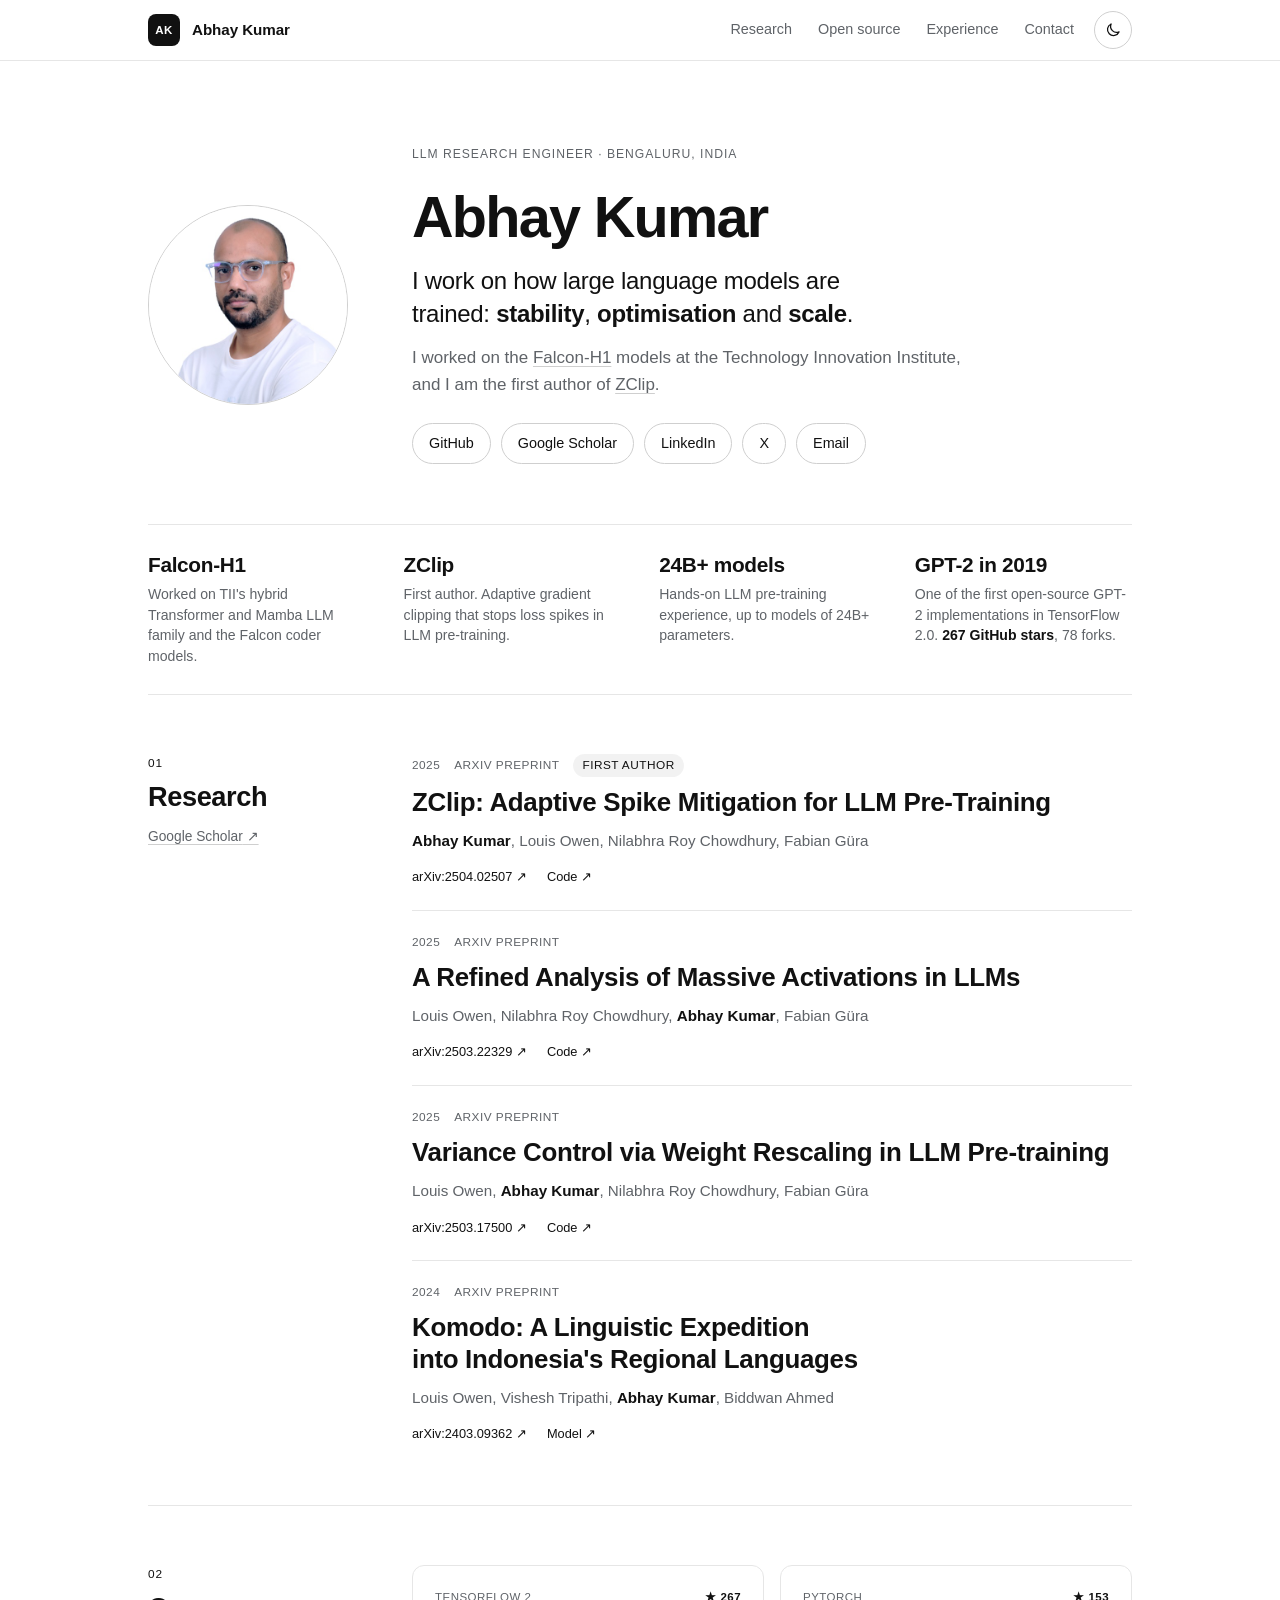
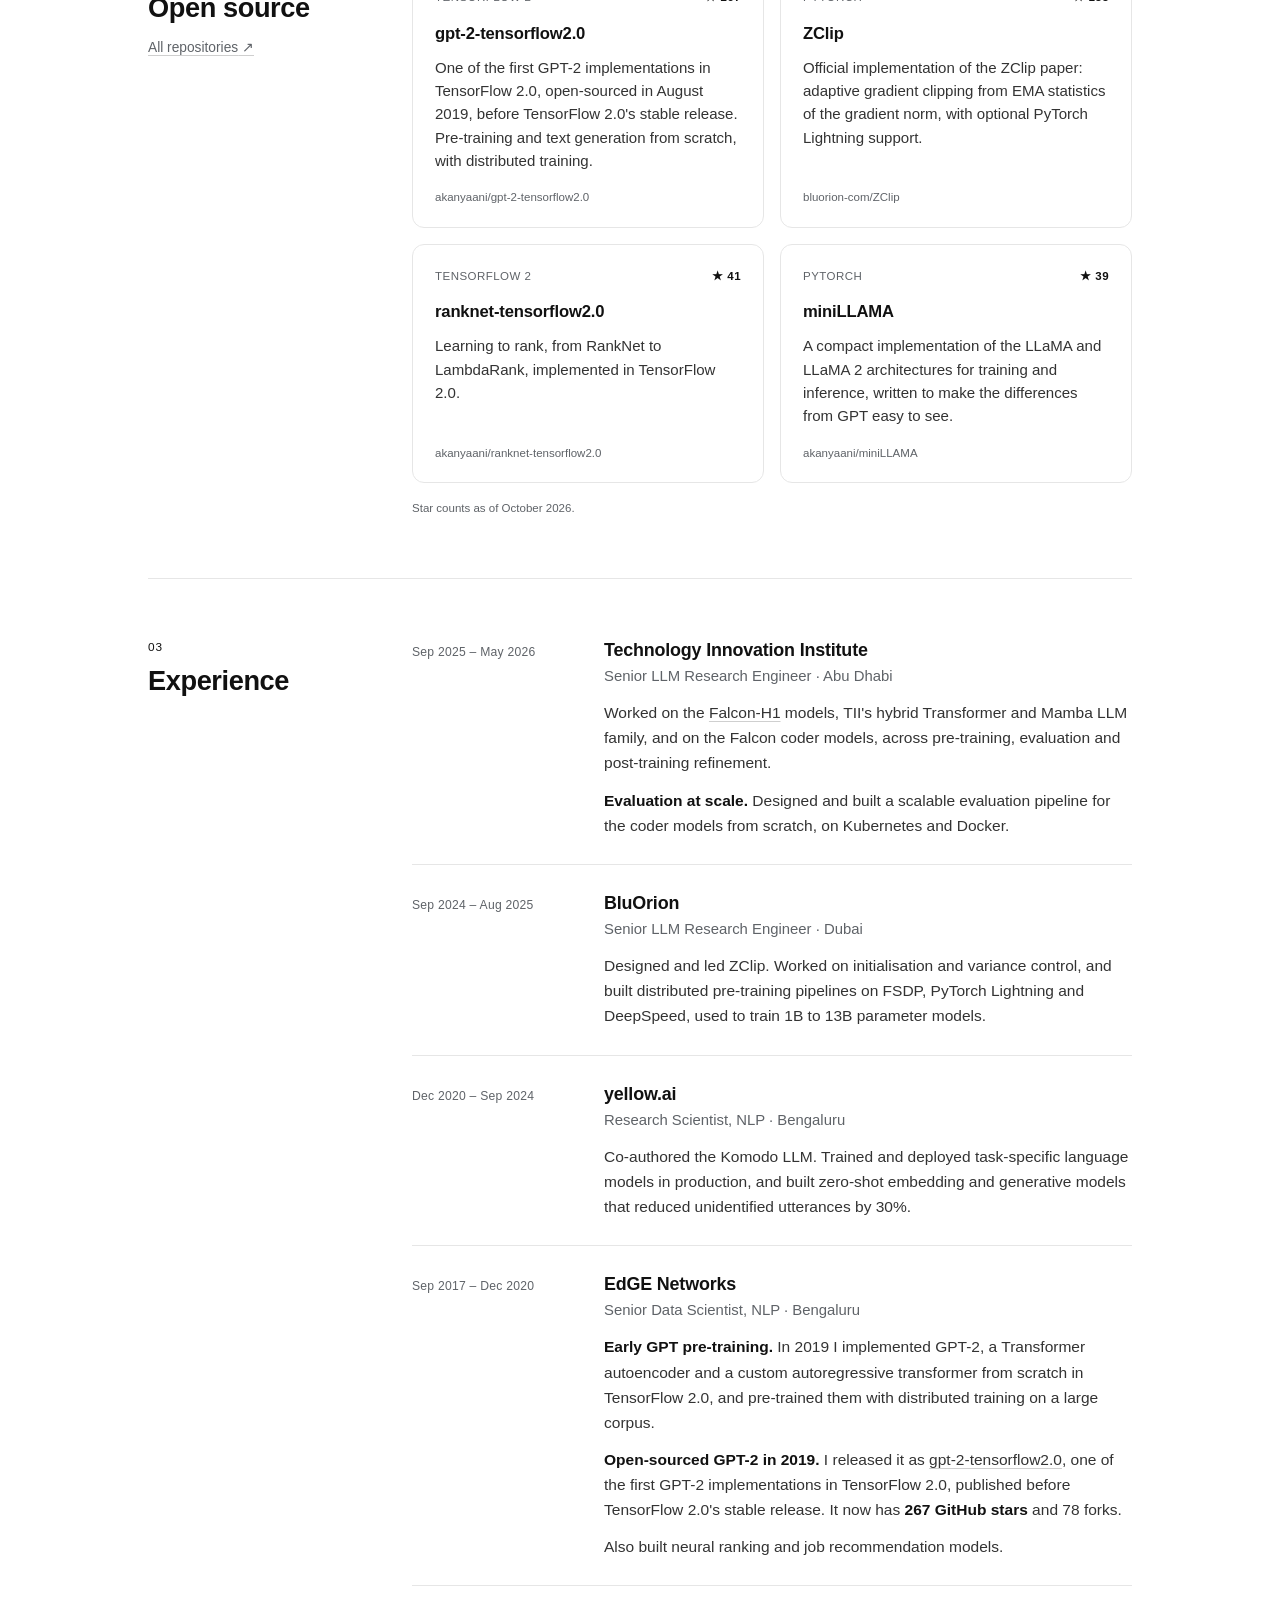
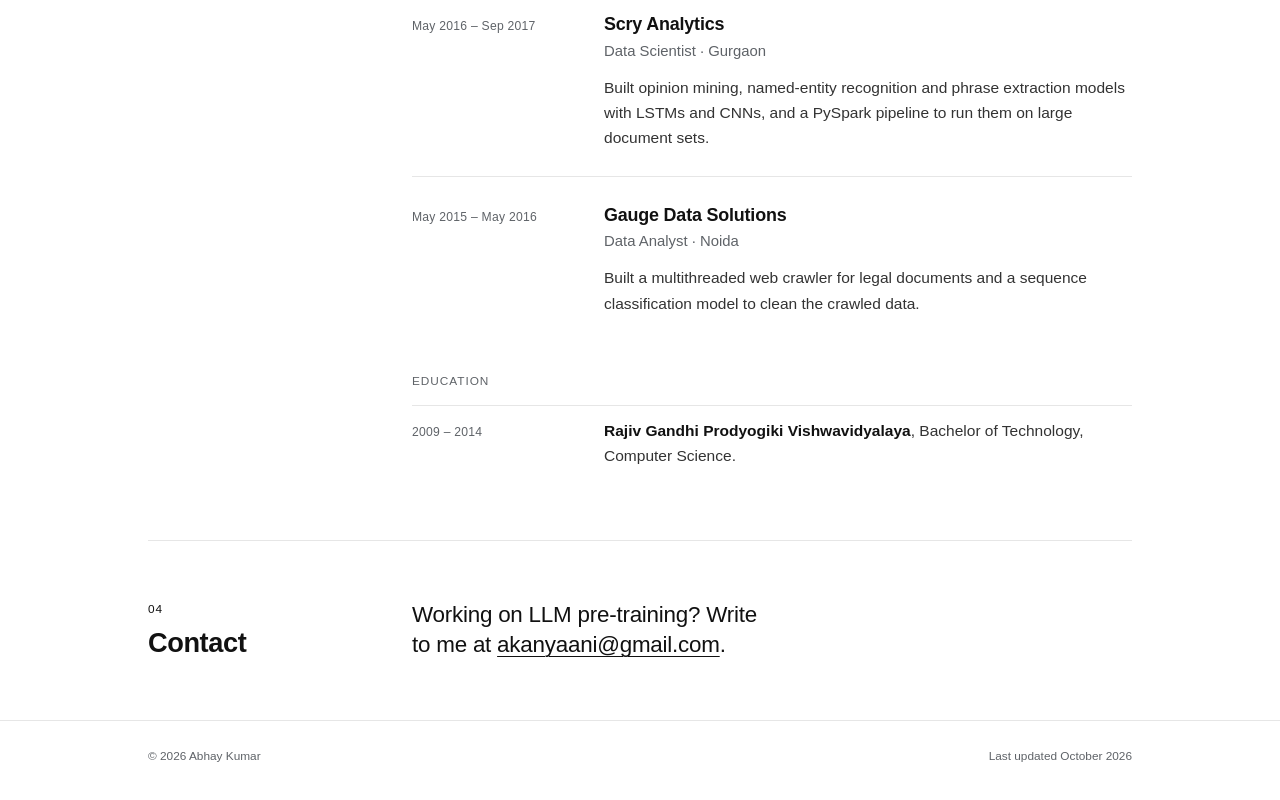
<file: index.html>
<!DOCTYPE html>
<html lang="en">
<head>
  <meta charset="utf-8">
  <meta name="viewport" content="width=device-width, initial-scale=1">
  <title>Abhay Kumar · LLM pre-training research</title>
  <meta name="description" content="Abhay Kumar is an LLM research engineer working on pre-training: training stability, optimisation and scaling. Worked on the Falcon-H1 models at TII; author of ZClip.">
  <meta name="author" content="Abhay Kumar">
  <link rel="canonical" href="https://akanyaani.github.io/">
  <meta name="color-scheme" content="light">
  <meta name="theme-color" content="#ffffff">

  <meta property="og:type" content="profile">
  <meta property="og:title" content="Abhay Kumar · LLM pre-training research">
  <meta property="og:description" content="LLM research engineer. Research on LLM pre-training: training stability, optimisation and scaling. Author of ZClip.">
  <meta property="og:url" content="https://akanyaani.github.io/">
  <meta property="og:image" content="https://akanyaani.github.io/og.png">
  <meta property="og:image:width" content="1200">
  <meta property="og:image:height" content="630">
  <meta property="og:image:alt" content="Abhay Kumar. LLM pre-training research: stability, optimisation, scale.">
  <meta property="profile:first_name" content="Abhay">
  <meta property="profile:last_name" content="Kumar">
  <meta name="twitter:card" content="summary_large_image">
  <meta name="twitter:site" content="@akanyaani">
  <meta name="twitter:creator" content="@akanyaani">
  <meta name="twitter:title" content="Abhay Kumar · LLM pre-training research">
  <meta name="twitter:description" content="LLM research engineer. Research on LLM pre-training: training stability, optimisation and scaling. Author of ZClip.">
  <meta name="twitter:image" content="https://akanyaani.github.io/og.png">

  <link rel="icon" href="favicon.svg" type="image/svg+xml">

  <!-- Apply a saved theme before first paint to avoid a flash. -->
  <script>
    (function () {
      try {
        var t = localStorage.getItem("theme");
        if (t === "light" || t === "dark") document.documentElement.setAttribute("data-theme", t);
      } catch (e) {}
    })();
  </script>

  <link rel="stylesheet" href="style.css?v=7">

  <script type="application/ld+json">
  {
    "@context": "https://schema.org",
    "@type": "Person",
    "name": "Abhay Kumar",
    "url": "https://akanyaani.github.io/",
    "email": "mailto:akanyaani@gmail.com",
    "jobTitle": "LLM Research Engineer",
    "image": "https://akanyaani.github.io/photo.jpg",
    "alumniOf": { "@type": "CollegeOrUniversity", "name": "Rajiv Gandhi Prodyogiki Vishwavidyalaya" },
    "address": { "@type": "PostalAddress", "addressLocality": "Bengaluru", "addressCountry": "IN" },
    "knowsAbout": ["Large language models", "LLM pre-training", "Training stability", "Gradient clipping", "Distributed training"],
    "sameAs": [
      "https://github.com/akanyaani",
      "https://scholar.google.com/citations?user=s_JNyFkAAAAJ&hl=en",
      "https://www.linkedin.com/in/akanyaani",
      "https://x.com/akanyaani"
    ]
  }
  </script>
</head>
<body>
  <a class="skip" href="#main">Skip to content</a>

  <header class="top">
    <div class="wrap top-in">
      <a class="brand" href="#top" aria-label="Abhay Kumar, back to top">
        <span class="mono-mark" aria-hidden="true">AK</span>
        <span class="brand-name">Abhay Kumar</span>
      </a>
      <nav class="nav" aria-label="Sections">
        <a href="#research">Research</a>
        <a href="#open-source">Open source</a>
        <a href="#experience">Experience</a>
        <a href="#contact">Contact</a>
      </nav>
      <button class="theme" id="theme-toggle" type="button" aria-label="Switch to dark theme">
        <svg class="i-moon" viewBox="0 0 24 24" width="18" height="18" aria-hidden="true"><path d="M20 14.5A8 8 0 0 1 9.5 4a8 8 0 1 0 10.5 10.5Z" fill="none" stroke="currentColor" stroke-width="1.7" stroke-linejoin="round"/></svg>
        <svg class="i-sun" viewBox="0 0 24 24" width="18" height="18" aria-hidden="true"><circle cx="12" cy="12" r="4" fill="none" stroke="currentColor" stroke-width="1.7"/><path d="M12 2.5v2.5M12 19v2.5M2.5 12H5M19 12h2.5M5.3 5.3l1.8 1.8M16.9 16.9l1.8 1.8M5.3 18.7l1.8-1.8M16.9 7.1l1.8-1.8" fill="none" stroke="currentColor" stroke-width="1.7" stroke-linecap="round"/></svg>
      </button>
    </div>
  </header>

  <main id="main">

    <!-- HERO -->
    <section class="hero wrap" id="top" aria-labelledby="hero-h">
      <img class="portrait" src="photo.jpg" width="480" height="480" alt="Portrait of Abhay Kumar">
      <div class="hero-text">
        <p class="eyebrow">LLM Research Engineer · Bengaluru, India</p>
        <h1 id="hero-h">Abhay Kumar</h1>
        <p class="lede">I work on how large language models are trained: <em>stability</em>, <em>optimisation</em> and <em>scale</em>.</p>
        <p class="role">I worked on the <a href="https://falconllm.tii.ae/falcon-h1.html" rel="noopener">Falcon-H1</a> models at the Technology Innovation Institute, and I am the first author of <a href="#pub-zclip">ZClip</a>.</p>
        <ul class="links" aria-label="Profiles and contact">
          <li><a href="https://github.com/akanyaani" rel="me noopener">GitHub</a></li>
          <li><a href="https://scholar.google.com/citations?user=s_JNyFkAAAAJ&amp;hl=en" rel="me noopener">Google Scholar</a></li>
          <li><a href="https://www.linkedin.com/in/akanyaani" rel="me noopener">LinkedIn</a></li>
          <li><a href="https://x.com/akanyaani" rel="me noopener">X</a></li>
          <li><a href="mailto:akanyaani@gmail.com">Email</a></li>
        </ul>
      </div>
    </section>

    <!-- HIGHLIGHTS -->
    <section class="wrap" aria-label="Highlights">
      <dl class="hl">
        <div><dt>Falcon-H1</dt><dd>Worked on TII's hybrid Transformer and Mamba LLM family and the Falcon coder models.</dd></div>
        <div><dt>ZClip</dt><dd>First author. Adaptive gradient clipping that stops loss spikes in LLM pre-training.</dd></div>
        <div><dt>24B+ models</dt><dd>Hands-on LLM pre-training experience, up to models of 24B+ parameters.</dd></div>
        <div><dt>GPT-2 in 2019</dt><dd>One of the first open-source GPT-2 implementations in TensorFlow 2.0. <b>267 GitHub stars</b>, 78 forks.</dd></div>
      </dl>
    </section>

    <!-- RESEARCH -->
    <section class="sec wrap" id="research" aria-labelledby="research-h">
      <div class="sec-label"><span class="num">01</span><h2 id="research-h">Research</h2>
        <p class="sec-aside"><a href="https://scholar.google.com/citations?user=s_JNyFkAAAAJ&amp;hl=en" rel="noopener">Google Scholar<span aria-hidden="true"> ↗</span></a></p>
      </div>
      <div class="sec-body">
        <ol class="pubs" reversed>
          <li class="pub" id="pub-zclip">
            <p class="pub-meta"><span>2025</span><span>arXiv preprint</span><span class="tag">First author</span></p>
            <h3><a href="https://arxiv.org/abs/2504.02507" rel="noopener">ZClip: Adaptive Spike Mitigation for LLM Pre-Training</a></h3>
            <p class="authors"><b>Abhay Kumar</b>, Louis Owen, Nilabhra Roy Chowdhury, Fabian Güra</p>
            <p class="pub-links"><a href="https://arxiv.org/abs/2504.02507" rel="noopener">arXiv:2504.02507</a><a href="https://github.com/bluorion-com/ZClip" rel="noopener">Code</a></p>
          </li>
          <li class="pub">
            <p class="pub-meta"><span>2025</span><span>arXiv preprint</span></p>
            <h3><a href="https://arxiv.org/abs/2503.22329" rel="noopener">A Refined Analysis of Massive Activations in LLMs</a></h3>
            <p class="authors">Louis Owen, Nilabhra Roy Chowdhury, <b>Abhay Kumar</b>, Fabian Güra</p>
            <p class="pub-links"><a href="https://arxiv.org/abs/2503.22329" rel="noopener">arXiv:2503.22329</a><a href="https://github.com/bluorion-com/refine_massive_activations" rel="noopener">Code</a></p>
          </li>
          <li class="pub">
            <p class="pub-meta"><span>2025</span><span>arXiv preprint</span></p>
            <h3><a href="https://arxiv.org/abs/2503.17500" rel="noopener">Variance Control via Weight Rescaling in LLM Pre-training</a></h3>
            <p class="authors">Louis Owen, <b>Abhay Kumar</b>, Nilabhra Roy Chowdhury, Fabian Güra</p>
            <p class="pub-links"><a href="https://arxiv.org/abs/2503.17500" rel="noopener">arXiv:2503.17500</a><a href="https://github.com/bluorion-com/weight_rescaling" rel="noopener">Code</a></p>
          </li>
          <li class="pub">
            <p class="pub-meta"><span>2024</span><span>arXiv preprint</span></p>
            <h3><a href="https://arxiv.org/abs/2403.09362" rel="noopener">Komodo: A Linguistic Expedition into Indonesia's Regional Languages</a></h3>
            <p class="authors">Louis Owen, Vishesh Tripathi, <b>Abhay Kumar</b>, Biddwan Ahmed</p>
            <p class="pub-links"><a href="https://arxiv.org/abs/2403.09362" rel="noopener">arXiv:2403.09362</a><a href="https://huggingface.co/Yellow-AI-NLP/komodo-7b-base" rel="noopener">Model</a></p>
          </li>
        </ol>
      </div>
    </section>

    <!-- OPEN SOURCE -->
    <section class="sec wrap" id="open-source" aria-labelledby="oss-h">
      <div class="sec-label"><span class="num">02</span><h2 id="oss-h">Open source</h2>
        <p class="sec-aside"><a href="https://github.com/akanyaani?tab=repositories" rel="noopener">All repositories<span aria-hidden="true"> ↗</span></a></p>
      </div>
      <div class="sec-body">
        <ul class="projects">
          <li class="proj">
            <p class="proj-top"><span class="lang">TensorFlow 2</span><span class="stars" title="GitHub stars as of October 2026">★ 267</span></p>
            <h3><a href="https://github.com/akanyaani/gpt-2-tensorflow2.0" rel="noopener">gpt-2-tensorflow2.0</a></h3>
            <p>One of the first GPT-2 implementations in TensorFlow 2.0, open-sourced in August 2019, before TensorFlow 2.0's stable release. Pre-training and text generation from scratch, with distributed training.</p>
            <p class="proj-foot">akanyaani/gpt-2-tensorflow2.0</p>
          </li>
          <li class="proj">
            <p class="proj-top"><span class="lang">PyTorch</span><span class="stars" title="GitHub stars as of October 2026">★ 153</span></p>
            <h3><a href="https://github.com/bluorion-com/ZClip" rel="noopener">ZClip</a></h3>
            <p>Official implementation of the ZClip paper: adaptive gradient clipping from EMA statistics of the gradient norm, with optional PyTorch Lightning support.</p>
            <p class="proj-foot">bluorion-com/ZClip</p>
          </li>
          <li class="proj">
            <p class="proj-top"><span class="lang">TensorFlow 2</span><span class="stars" title="GitHub stars as of October 2026">★ 41</span></p>
            <h3><a href="https://github.com/akanyaani/ranknet-tensorflow2.0" rel="noopener">ranknet-tensorflow2.0</a></h3>
            <p>Learning to rank, from RankNet to LambdaRank, implemented in TensorFlow 2.0.</p>
            <p class="proj-foot">akanyaani/ranknet-tensorflow2.0</p>
          </li>
          <li class="proj">
            <p class="proj-top"><span class="lang">PyTorch</span><span class="stars" title="GitHub stars as of October 2026">★ 39</span></p>
            <h3><a href="https://github.com/akanyaani/miniLLAMA" rel="noopener">miniLLAMA</a></h3>
            <p>A compact implementation of the LLaMA and LLaMA 2 architectures for training and inference, written to make the differences from GPT easy to see.</p>
            <p class="proj-foot">akanyaani/miniLLAMA</p>
          </li>
        </ul>
        <p class="footnote">Star counts as of October 2026.</p>
      </div>
    </section>

    <!-- EXPERIENCE -->
    <section class="sec wrap" id="experience" aria-labelledby="exp-h">
      <div class="sec-label"><span class="num">03</span><h2 id="exp-h">Experience</h2></div>
      <div class="sec-body">
        <ol class="timeline">
          <li class="job">
            <p class="when">Sep 2025 – May 2026</p>
            <div class="what">
              <h3>Technology Innovation Institute</h3>
              <p class="title">Senior LLM Research Engineer · Abu Dhabi</p>
              <p>Worked on the <a href="https://github.com/tiiuae/Falcon-H1" rel="noopener">Falcon-H1</a> models, TII's hybrid Transformer and Mamba LLM family, and on the Falcon coder models, across pre-training, evaluation and post-training refinement.</p>
              <p><b>Evaluation at scale.</b> Designed and built a scalable evaluation pipeline for the coder models from scratch, on Kubernetes and Docker.</p>
            </div>
          </li>
          <li class="job">
            <p class="when">Sep 2024 – Aug 2025</p>
            <div class="what">
              <h3>BluOrion</h3>
              <p class="title">Senior LLM Research Engineer · Dubai</p>
              <p>Designed and led ZClip. Worked on initialisation and variance control, and built distributed pre-training pipelines on FSDP, PyTorch Lightning and DeepSpeed, used to train 1B to 13B parameter models.</p>
            </div>
          </li>
          <li class="job">
            <p class="when">Dec 2020 – Sep 2024</p>
            <div class="what">
              <h3>yellow.ai</h3>
              <p class="title">Research Scientist, NLP · Bengaluru</p>
              <p>Co-authored the Komodo LLM. Trained and deployed task-specific language models in production, and built zero-shot embedding and generative models that reduced unidentified utterances by 30%.</p>
            </div>
          </li>
          <li class="job">
            <p class="when">Sep 2017 – Dec 2020</p>
            <div class="what">
              <h3>EdGE Networks</h3>
              <p class="title">Senior Data Scientist, NLP · Bengaluru</p>
              <p><b>Early GPT pre-training.</b> In 2019 I implemented GPT-2, a Transformer autoencoder and a custom autoregressive transformer from scratch in TensorFlow 2.0, and pre-trained them with distributed training on a large corpus.</p>
              <p><b>Open-sourced GPT-2 in 2019.</b> I released it as <a href="https://github.com/akanyaani/gpt-2-tensorflow2.0" rel="noopener">gpt-2-tensorflow2.0</a>, one of the first GPT-2 implementations in TensorFlow 2.0, published before TensorFlow 2.0's stable release. It now has <b>267 GitHub stars</b> and 78 forks.</p>
              <p>Also built neural ranking and job recommendation models.</p>
            </div>
          </li>
          <li class="job">
            <p class="when">May 2016 – Sep 2017</p>
            <div class="what">
              <h3>Scry Analytics</h3>
              <p class="title">Data Scientist · Gurgaon</p>
              <p>Built opinion mining, named-entity recognition and phrase extraction models with LSTMs and CNNs, and a PySpark pipeline to run them on large document sets.</p>
            </div>
          </li>
          <li class="job">
            <p class="when">May 2015 – May 2016</p>
            <div class="what">
              <h3>Gauge Data Solutions</h3>
              <p class="title">Data Analyst · Noida</p>
              <p>Built a multithreaded web crawler for legal documents and a sequence classification model to clean the crawled data.</p>
            </div>
          </li>
        </ol>

        <h3 class="sub">Education</h3>
        <ul class="earlier">
          <li><span class="when">2009 – 2014</span><span><b>Rajiv Gandhi Prodyogiki Vishwavidyalaya</b>, Bachelor of Technology, Computer Science.</span></li>
        </ul>
      </div>
    </section>

    <!-- CONTACT -->
    <section class="sec wrap contact" id="contact" aria-labelledby="contact-h">
      <div class="sec-label"><span class="num">04</span><h2 id="contact-h">Contact</h2></div>
      <div class="sec-body">
        <p class="contact-line">Working on LLM pre-training? Write to me at <a href="mailto:akanyaani@gmail.com">akanyaani@gmail.com</a>.</p>
      </div>
    </section>
  </main>

  <footer class="foot">
    <div class="wrap foot-in">
      <p>© 2026 Abhay Kumar</p>
      <p>Last updated October 2026</p>
    </div>
  </footer>

  <script src="script.js?v=5" defer></script>
</body>
</html>
</file>
<file: style.css>
/* ------------------------------------------------------------------
   Abhay Kumar · personal site
   Plain CSS, no build step. Colours are tokens at the top of the file.
   ------------------------------------------------------------------ */

:root {
  --bg: #ffffff;
  --bg-raised: #ffffff;
  --ink: #111111;
  --ink-soft: #333333;
  --muted: #5f6368;
  --rule: #e6e6e6;
  --rule-strong: #cfcfcf;
  --accent: #111111;
  --accent-soft: rgba(0, 0, 0, 0.05);
  --focus: #111111;

  --sans: -apple-system, BlinkMacSystemFont, "Segoe UI", Roboto, "Helvetica Neue", Helvetica, Arial, sans-serif;
  --serif: var(--sans);
  --mono: var(--sans);

  --wrap: 1080px;
  --gutter: clamp(20px, 5vw, 48px);
}

:root[data-theme="dark"] {
  --bg: #121212;
  --bg-raised: #191919;
  --ink: #ededed;
  --ink-soft: #d2d2d2;
  --muted: #a3a3a3;
  --rule: #2a2a2a;
  --rule-strong: #3d3d3d;
  --accent: #ededed;
  --accent-soft: rgba(255, 255, 255, 0.08);
  --focus: #ededed;
}

/* ---------- base ---------- */

*, *::before, *::after { box-sizing: border-box; }

html {
  -webkit-text-size-adjust: 100%;
  text-size-adjust: 100%;
  scroll-behavior: smooth;
  scroll-padding-top: 76px;
}

body {
  margin: 0;
  background: var(--bg);
  color: var(--ink);
  font-family: var(--sans);
  font-size: 1.0625rem;
  line-height: 1.62;
  -webkit-font-smoothing: antialiased;
  text-rendering: optimizeLegibility;
  overflow-wrap: break-word;
}

h1, h2, h3, p, ul, ol, dl, dd, figure { margin: 0; }
ul, ol { padding: 0; list-style: none; }

a {
  color: inherit;
  text-decoration: underline;
  text-decoration-color: var(--rule-strong);
  text-decoration-thickness: 1px;
  text-underline-offset: 0.2em;
  transition: color 0.15s ease, text-decoration-color 0.15s ease;
}
a:hover { color: var(--accent); text-decoration-color: currentColor; }

:focus-visible {
  outline: 2px solid var(--focus);
  outline-offset: 3px;
  border-radius: 3px;
}

::selection { background: var(--accent); color: var(--bg); }

.wrap {
  width: 100%;
  max-width: var(--wrap);
  margin-inline: auto;
  padding-inline: var(--gutter);
}

.skip {
  position: absolute;
  left: 12px;
  top: -60px;
  z-index: 20;
  padding: 8px 14px;
  background: var(--ink);
  color: var(--bg);
  border-radius: 6px;
  text-decoration: none;
  font-size: 0.9rem;
}
.skip:focus { top: 12px; color: var(--bg); }

/* ---------- top bar ---------- */

.top {
  position: sticky;
  top: 0;
  z-index: 10;
  background: var(--bg);
  background: color-mix(in srgb, var(--bg) 86%, transparent);
  -webkit-backdrop-filter: saturate(1.4) blur(10px);
  backdrop-filter: saturate(1.4) blur(10px);
  border-bottom: 1px solid var(--rule);
}

.top-in {
  display: flex;
  align-items: center;
  gap: 20px;
  height: 60px;
}

.brand {
  display: inline-flex;
  align-items: center;
  gap: 12px;
  text-decoration: none;
  font-weight: 600;
  font-size: 0.95rem;
  letter-spacing: -0.005em;
  margin-right: auto;
}
.brand:hover { color: var(--ink); }

.mono-mark {
  display: inline-grid;
  place-items: center;
  width: 32px;
  height: 32px;
  border-radius: 8px;
  background: var(--ink);
  color: var(--bg);
  font-family: var(--mono);
  font-size: 0.72rem;
  font-weight: 600;
  letter-spacing: 0.04em;
}

.nav { display: flex; gap: 26px; }
.nav a {
  font-size: 0.9rem;
  color: var(--muted);
  text-decoration: none;
  padding: 6px 0;
}
.nav a:hover { color: var(--ink); }

.theme {
  display: inline-grid;
  place-items: center;
  width: 38px;
  height: 38px;
  border: 1px solid var(--rule-strong);
  border-radius: 999px;
  background: transparent;
  color: var(--ink);
  cursor: pointer;
  transition: border-color 0.15s ease, color 0.15s ease;
}
.theme:hover { border-color: var(--accent); color: var(--accent); }

/* Show the icon for the theme you would switch TO. */
.theme .i-sun { display: none; }
:root[data-theme="dark"] .theme .i-sun { display: block; }
:root[data-theme="dark"] .theme .i-moon { display: none; }

/* ---------- hero ---------- */

.hero {
  display: grid;
  grid-template-columns: 200px minmax(0, 1fr);
  column-gap: clamp(28px, 5vw, 72px);
  row-gap: 22px;
  align-items: center;
  padding-top: clamp(40px, 7vw, 84px);
  padding-bottom: clamp(36px, 5vw, 60px);
}

.portrait {
  display: block;
  width: 100%;
  max-width: 200px;
  height: auto;
  aspect-ratio: 1;
  border-radius: 50%;
  object-fit: cover;
  object-position: 50% 20%;
  background: #ffffff;
  border: 1px solid var(--rule-strong);
}

.eyebrow {
  font-family: var(--mono);
  font-size: 0.76rem;
  letter-spacing: 0.08em;
  text-transform: uppercase;
  color: var(--muted);
  margin-bottom: 22px;
}

h1 {
  font-family: var(--serif);
  font-weight: 700;
  font-size: clamp(2.4rem, 5.4vw, 3.6rem);
  line-height: 1.05;
  letter-spacing: -0.03em;
}

.lede {
  font-family: var(--serif);
  font-size: clamp(1.2rem, 2.2vw, 1.5rem);
  line-height: 1.35;
  letter-spacing: -0.012em;
  color: var(--ink);
  margin-top: 18px;
  max-width: 26em;
  text-wrap: balance;
}
.lede em { font-style: normal; font-weight: 600; }

.role {
  margin-top: 14px;
  color: var(--muted);
  max-width: 34em;
}
.role strong { color: var(--ink); font-weight: 600; }

.links {
  display: flex;
  flex-wrap: wrap;
  gap: 10px;
  margin-top: 24px;
}
.links a {
  display: inline-block;
  padding: 8px 16px;
  border: 1px solid var(--rule-strong);
  border-radius: 999px;
  font-size: 0.9rem;
  font-weight: 500;
  text-decoration: none;
  transition: border-color 0.15s ease, color 0.15s ease, background-color 0.15s ease;
}
.links a:hover { border-color: var(--accent); background: var(--accent-soft); }

/* highlights */

.hl {
  display: grid;
  grid-template-columns: repeat(4, minmax(0, 1fr));
  gap: 24px clamp(20px, 3vw, 40px);
  margin: 0;
  padding-block: 28px;
  border-top: 1px solid var(--rule);
}
.hl dt {
  font-family: var(--serif);
  font-size: 1.3rem;
  font-weight: 700;
  line-height: 1.2;
  letter-spacing: -0.015em;
  color: var(--ink);
}
.hl dd b { color: var(--ink); font-weight: 600; }
.hl dd { margin: 6px 0 0; font-size: 0.88rem; line-height: 1.45; color: var(--muted); }

/* ---------- sections ---------- */

.sec {
  display: grid;
  grid-template-columns: 200px minmax(0, 1fr);
  column-gap: clamp(28px, 5vw, 72px);
  padding-block: clamp(36px, 5vw, 60px);
  position: relative;
}
.sec::before {
  content: "";
  position: absolute;
  top: 0;
  left: var(--gutter);
  right: var(--gutter);
  border-top: 1px solid var(--rule);
}

.sec-label { position: sticky; top: 92px; align-self: start; }
.num {
  display: block;
  font-family: var(--mono);
  font-size: 0.74rem;
  letter-spacing: 0.08em;
  color: var(--accent);
  margin-bottom: 8px;
}
h2 {
  font-family: var(--serif);
  font-weight: 600;
  font-size: 1.7rem;
  line-height: 1.15;
  letter-spacing: -0.015em;
}
.sec-aside { margin-top: 14px; font-size: 0.86rem; color: var(--muted); }

.sec-body { min-width: 0; }

.prose p { max-width: 40em; color: var(--ink-soft); }
.prose p + p { margin-top: 1.05em; }
.prose p:first-child {
  font-family: var(--serif);
  font-size: clamp(1.25rem, 2.1vw, 1.5rem);
  line-height: 1.38;
  letter-spacing: -0.008em;
  color: var(--ink);
  margin-bottom: 1.2em;
}

/* ---------- publications ---------- */

.pub { padding-block: 22px; border-top: 1px solid var(--rule); }
.pub:first-child { padding-top: 0; border-top: 0; }
.pub:last-child { padding-bottom: 0; }

.pub-meta {
  display: flex;
  flex-wrap: wrap;
  align-items: center;
  gap: 6px 14px;
  font-family: var(--mono);
  font-size: 0.74rem;
  letter-spacing: 0.04em;
  text-transform: uppercase;
  color: var(--muted);
  margin-bottom: 10px;
}
.tag {
  padding: 2px 9px;
  border-radius: 999px;
  background: var(--accent-soft);
  color: var(--accent);
}

.pub h3 {
  font-family: var(--serif);
  font-weight: 600;
  font-size: clamp(1.3rem, 2.3vw, 1.62rem);
  line-height: 1.22;
  letter-spacing: -0.012em;
  max-width: 28em;
  text-wrap: balance;
}
.pub h3 a { text-decoration: none; }
.pub h3 a:hover { text-decoration: underline; text-decoration-thickness: 1px; }

.authors { margin-top: 10px; font-size: 0.95rem; color: var(--muted); }
.authors b { color: var(--ink); font-weight: 600; }

.gist { margin-top: 10px; max-width: 42em; font-size: 0.98rem; color: var(--ink-soft); }

.pub-links {
  display: flex;
  flex-wrap: wrap;
  gap: 6px 20px;
  margin-top: 14px;
  font-family: var(--mono);
  font-size: 0.8rem;
}
.pub-links a { color: var(--accent); text-decoration-color: transparent; }
.pub-links a:hover { text-decoration-color: currentColor; }
.pub-links a::after { content: " ↗"; }

/* ---------- projects ---------- */

.projects {
  display: grid;
  grid-template-columns: repeat(2, minmax(0, 1fr));
  gap: 16px;
}

.proj {
  position: relative;
  display: flex;
  flex-direction: column;
  padding: 22px 22px 20px;
  background: var(--bg-raised);
  border: 1px solid var(--rule);
  border-radius: 12px;
  transition: border-color 0.15s ease, transform 0.15s ease;
}
.proj:hover { border-color: var(--accent); }
@media (prefers-reduced-motion: no-preference) {
  .proj:hover { transform: translateY(-2px); }
}

.proj-top {
  display: flex;
  justify-content: space-between;
  gap: 12px;
  font-family: var(--mono);
  font-size: 0.72rem;
  letter-spacing: 0.04em;
  text-transform: uppercase;
  color: var(--muted);
}
.stars { white-space: nowrap; font-weight: 700; color: var(--ink); }
.stars.new { color: var(--accent); }

.proj h3 {
  margin-top: 14px;
  font-family: var(--mono);
  font-weight: 600;
  font-size: 1.04rem;
  letter-spacing: -0.01em;
}
.proj h3 a { text-decoration: none; }
/* Make the whole card clickable through the title link. */
.proj h3 a::after { content: ""; position: absolute; inset: 0; border-radius: 12px; }

.proj p:not(.proj-top):not(.proj-foot) {
  margin-top: 8px;
  font-size: 0.94rem;
  line-height: 1.55;
  color: var(--ink-soft);
}
.proj-foot {
  margin-top: auto;
  padding-top: 16px;
  font-family: var(--mono);
  font-size: 0.72rem;
  color: var(--muted);
}

.footnote {
  margin-top: 16px;
  font-family: var(--mono);
  font-size: 0.72rem;
  color: var(--muted);
}

/* ---------- experience ---------- */

.job {
  display: grid;
  grid-template-columns: 168px minmax(0, 1fr);
  gap: 8px 24px;
  padding-block: 26px;
  border-top: 1px solid var(--rule);
}
.job:first-child { padding-top: 0; border-top: 0; }

.when {
  font-family: var(--mono);
  font-size: 0.76rem;
  letter-spacing: 0.02em;
  color: var(--muted);
  padding-top: 5px;
  white-space: nowrap;
}
.job.now .when { color: var(--accent); }

.job h3 { font-size: 1.12rem; font-weight: 600; letter-spacing: -0.01em; line-height: 1.35; }
.job .title { font-size: 0.93rem; color: var(--muted); margin-top: 2px; }
.job .what b { color: var(--ink); font-weight: 600; }
.job .what > p:not(.title), .job .what > ul {
  margin-top: 12px;
  max-width: 41em;
  font-size: 0.97rem;
  color: var(--ink-soft);
}
.job .what li { position: relative; padding-left: 18px; }
.job .what li + li { margin-top: 7px; }
.job .what li::before {
  content: "";
  position: absolute;
  left: 2px;
  top: 0.72em;
  width: 6px;
  height: 1px;
  background: var(--rule-strong);
}

.sub {
  margin-top: 30px;
  margin-bottom: 14px;
  font-family: var(--mono);
  font-size: 0.74rem;
  font-weight: 400;
  letter-spacing: 0.08em;
  text-transform: uppercase;
  color: var(--muted);
}

.earlier li {
  display: grid;
  grid-template-columns: 168px minmax(0, 1fr);
  gap: 4px 24px;
  padding-block: 12px;
  border-top: 1px solid var(--rule);
  font-size: 0.97rem;
  color: var(--ink-soft);
}
.earlier b { color: var(--ink); font-weight: 600; }

/* ---------- contact + footer ---------- */

.contact-line {
  font-family: var(--serif);
  font-size: clamp(1.15rem, 2vw, 1.4rem);
  line-height: 1.34;
  letter-spacing: -0.01em;
  max-width: 26em;
  text-wrap: balance;
}
.contact-line a { color: var(--accent); text-decoration-color: currentColor; }
.contact .links { margin-top: 28px; }

.foot { border-top: 1px solid var(--rule); }
.foot-in {
  display: flex;
  flex-wrap: wrap;
  justify-content: space-between;
  gap: 6px 24px;
  padding-block: 26px 34px;
  font-family: var(--mono);
  font-size: 0.74rem;
  color: var(--muted);
}

/* ---------- responsive ---------- */

@media (max-width: 900px) {
  .hero { grid-template-columns: 150px minmax(0, 1fr); column-gap: 28px; }
  .hl { grid-template-columns: repeat(2, minmax(0, 1fr)); }
  .sec { grid-template-columns: minmax(0, 1fr); row-gap: 28px; }
  .sec-label { position: static; display: flex; flex-wrap: wrap; align-items: baseline; gap: 4px 14px; }
  .num { margin-bottom: 0; }
  .sec-aside { margin-top: 0; margin-left: auto; }
}

@media (max-width: 680px) {
  body { font-size: 1rem; }
  .nav { display: none; }
  .projects { grid-template-columns: minmax(0, 1fr); }
  .hero { grid-template-columns: minmax(0, 1fr); align-items: start; }
  .portrait { width: 128px; }
  .job, .earlier li { grid-template-columns: minmax(0, 1fr); }
  .when { padding-top: 0; }
}

@media print {
  .top, .theme { display: none; }
  body { background: #fff; color: #000; }
  .sec { display: block; padding-block: 18px; }
}
</file>
